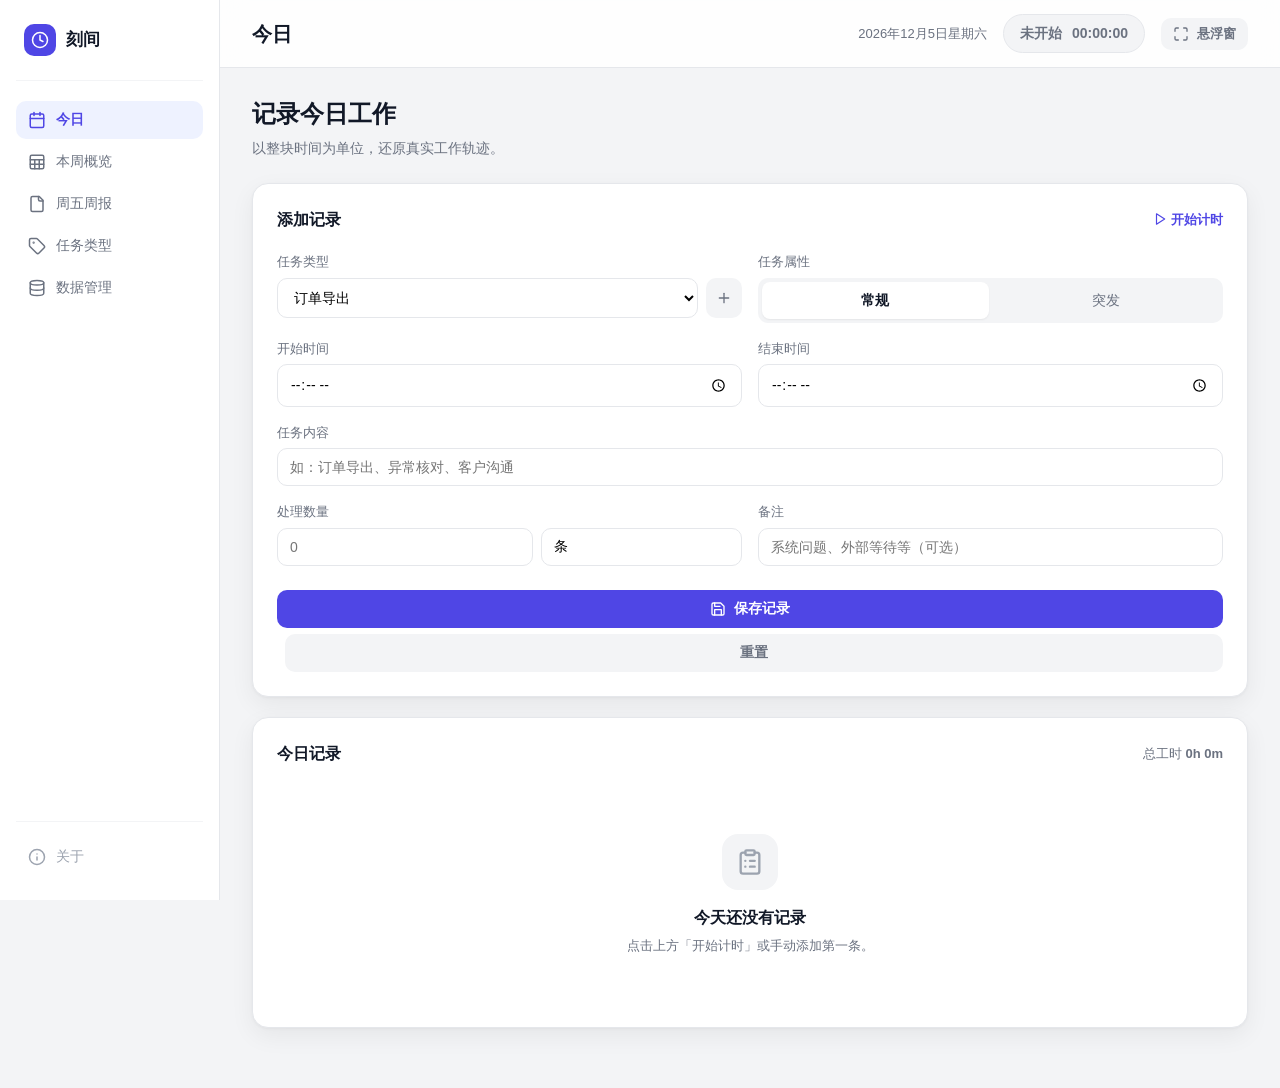
<file: docs/index.html>
<!DOCTYPE html>
<html lang="zh-CN">
<head>
  <meta charset="UTF-8">
  <meta name="viewport" content="width=device-width, initial-scale=1.0">
  <meta http-equiv="Cache-Control" content="no-cache, no-store, must-revalidate">
  <meta http-equiv="Pragma" content="no-cache">
  <meta http-equiv="Expires" content="0">
  <title>刻间计时器</title>
  <link rel="stylesheet" href="styles.css?v=2">
</head>
<body>
<div class="app" id="app">
  <aside class="sidebar" id="mainSidebar">
    <div class="brand">
      <span class="brand-icon"><svg xmlns="http://www.w3.org/2000/svg" width="18" height="18" viewBox="0 0 24 24" fill="none" stroke="currentColor" stroke-width="2" stroke-linecap="round" stroke-linejoin="round"><circle cx="12" cy="12" r="10"/><polyline points="12 6 12 12 16 14"/></svg></span>
      <span>刻间</span>
    </div>
    <nav class="nav">
      <button class="nav-item active" data-page="today"><svg xmlns="http://www.w3.org/2000/svg" width="18" height="18" viewBox="0 0 24 24" fill="none" stroke="currentColor" stroke-width="2" stroke-linecap="round" stroke-linejoin="round" class="lucide"><rect width="18" height="18" x="3" y="4" rx="2" ry="2"/><line x1="16" x2="16" y1="2" y2="6"/><line x1="8" x2="8" y1="2" y2="6"/><line x1="3" x2="21" y1="10" y2="10"/></svg>今日</button>
      <button class="nav-item" data-page="week"><svg xmlns="http://www.w3.org/2000/svg" width="18" height="18" viewBox="0 0 24 24" fill="none" stroke="currentColor" stroke-width="2" stroke-linecap="round" stroke-linejoin="round" class="lucide"><rect width="18" height="18" x="3" y="3" rx="2" ry="2"/><line x1="3" x2="21" y1="9" y2="9"/><line x1="3" x2="21" y1="15" y2="15"/><line x1="9" x2="9" y1="9" y2="21"/><line x1="15" x2="15" y1="9" y2="21"/></svg>本周概览</button>
      <button class="nav-item" data-page="report"><svg xmlns="http://www.w3.org/2000/svg" width="18" height="18" viewBox="0 0 24 24" fill="none" stroke="currentColor" stroke-width="2" stroke-linecap="round" stroke-linejoin="round" class="lucide"><path d="M15 2H6a2 2 0 0 0-2 2v16a2 2 0 0 0 2 2h12a2 2 0 0 0 2-2V7Z"/><path d="M14 2v4a2 2 0 0 0 2 2h4"/></svg>周五周报</button>
      <button class="nav-item" data-page="types"><svg xmlns="http://www.w3.org/2000/svg" width="18" height="18" viewBox="0 0 24 24" fill="none" stroke="currentColor" stroke-width="2" stroke-linecap="round" stroke-linejoin="round" class="lucide"><path d="M12.586 2.586A2 2 0 0 0 11.172 2H4a2 2 0 0 0-2 2v7.172a2 2 0 0 0 .586 1.414l8.704 8.704a2.426 2.426 0 0 0 3.42 0l6.58-6.58a2.426 2.426 0 0 0 0-3.42z"/><circle cx="7.5" cy="7.5" r=".5" fill="currentColor"/></svg>任务类型</button>
      <button class="nav-item" data-page="data"><svg xmlns="http://www.w3.org/2000/svg" width="18" height="18" viewBox="0 0 24 24" fill="none" stroke="currentColor" stroke-width="2" stroke-linecap="round" stroke-linejoin="round" class="lucide"><ellipse cx="12" cy="5" rx="9" ry="3"/><path d="M3 5V19A9 3 0 0 0 21 19V5"/><path d="M3 12A9 3 0 0 0 21 12"/></svg>数据管理</button>
    </nav>
    <div style="margin-top:auto;padding-top:16px;border-top:1px solid var(--border-light);">
      <button class="nav-item" data-page="about" style="color:var(--text-tertiary);"><svg xmlns="http://www.w3.org/2000/svg" width="18" height="18" viewBox="0 0 24 24" fill="none" stroke="currentColor" stroke-width="2" stroke-linecap="round" stroke-linejoin="round" class="lucide"><circle cx="12" cy="12" r="10"/><path d="M12 16v-4"/><path d="M12 8h.01"/></svg>关于</button>
    </div>
  </aside>

  <main class="main" id="mainContent">
    <header class="topbar">
      <div class="topbar-left" id="pageTitle">今日</div>
      <div class="topbar-right">
        <div id="dateDisplay">--</div>
        <div class="active-timer idle" id="activeTimer">
          <span id="activeTask">未开始</span>
          <span class="time" id="activeTime">00:00:00</span>
        </div>
        <button class="btn btn-secondary btn-sm" id="openFloatBtn"><svg xmlns="http://www.w3.org/2000/svg" width="14" height="14" viewBox="0 0 24 24" fill="none" stroke="currentColor" stroke-width="2" stroke-linecap="round" stroke-linejoin="round"><path d="M8 3H5a2 2 0 0 0-2 2v3"/><path d="M21 8V5a2 2 0 0 0-2-2h-3"/><path d="M3 16v3a2 2 0 0 0 2 2h3"/><path d="M16 21h3a2 2 0 0 0 2-2v-3"/></svg>悬浮窗</button>
      </div>
    </header>

    <div class="content" id="contentArea">
      <section id="page-today">
        <div class="page-title">记录今日工作</div>
        <div class="page-subtitle">以整块时间为单位，还原真实工作轨迹。</div>

        <div class="card">
          <div class="card-header">
            <div class="card-title">添加记录</div>
            <span class="card-action" id="quickStartBtn"><svg xmlns="http://www.w3.org/2000/svg" width="14" height="14" viewBox="0 0 24 24" fill="none" stroke="currentColor" stroke-width="2" stroke-linecap="round" stroke-linejoin="round" style="display:inline;vertical-align:-2px;"><polygon points="6 3 20 12 6 21 6 3"/></svg> 开始计时</span>
          </div>
          <form id="entryForm">
            <input type="hidden" id="entryId">
            <div class="form-grid">
              <div class="form-group">
                <label>任务类型</label>
                <div class="type-select-wrapper">
                  <select id="taskType"></select>
                  <input type="text" id="inlineTypeInput" class="hidden" placeholder="新类型，回车保存">
                  <button type="button" class="btn btn-secondary btn-sm" id="addTypeInlineBtn" title="新增类型"><svg xmlns="http://www.w3.org/2000/svg" width="14" height="14" viewBox="0 0 24 24" fill="none" stroke="currentColor" stroke-width="2" stroke-linecap="round" stroke-linejoin="round"><path d="M5 12h14"/><path d="M12 5v14"/></svg></button>
                </div>
              </div>
              <div class="form-group">
                <label>任务属性</label>
                <div class="nature-toggle">
                  <input type="radio" name="nature" id="nature-routine" value="常规" checked>
                  <label for="nature-routine">常规</label>
                  <input type="radio" name="nature" id="nature-urgent" value="突发">
                  <label for="nature-urgent">突发</label>
                </div>
              </div>
              <div class="form-group">
                <label>开始时间</label>
                <input type="time" id="startTime">
              </div>
              <div class="form-group">
                <label>结束时间</label>
                <input type="time" id="endTime">
              </div>
              <div class="form-group full">
                <label>任务内容</label>
                <input type="text" id="content" placeholder="如：订单导出、异常核对、客户沟通">
              </div>
              <div class="form-group">
                <label>处理数量</label>
                <div class="input-row">
                  <input type="number" id="quantity" placeholder="0" min="0">
                  <input type="text" id="unit" class="small" placeholder="条/单/件" value="条">
                </div>
              </div>
              <div class="form-group">
                <label>备注</label>
                <input type="text" id="note" placeholder="系统问题、外部等待等（可选）">
              </div>
              <div class="form-group full" style="margin-top:8px;">
                <button type="submit" class="btn btn-primary"><svg xmlns="http://www.w3.org/2000/svg" width="16" height="16" viewBox="0 0 24 24" fill="none" stroke="currentColor" stroke-width="2" stroke-linecap="round" stroke-linejoin="round"><path d="M19 21H5a2 2 0 0 1-2-2V5a2 2 0 0 1 2-2h11l5 5v11a2 2 0 0 1-2 2z"/><polyline points="17 21 17 13 7 13 7 21"/><polyline points="7 3 7 8 15 8"/></svg>保存记录</button>
                <button type="button" class="btn btn-secondary" id="resetBtn" style="margin-left:8px;">重置</button>
              </div>
            </div>
          </form>
        </div>

        <div class="card">
          <div class="card-header">
            <div class="card-title">今日记录</div>
            <div style="font-size:13px;color:var(--text-secondary);">总工时 <strong id="totalHours">0h 0m</strong></div>
          </div>
          <div id="todayList"></div>
        </div>
      </section>

      <section id="page-week" class="hidden">
        <div class="page-title">本周概览</div>
        <div class="page-subtitle">周一到周日的任务分布与总工时。</div>
        <div class="week-grid" id="weekGrid"></div>
      </section>

      <section id="page-report" class="hidden">
        <div class="page-title">周五周报</div>
        <div class="page-subtitle">自动生成按时间段 + 任务内容 + 处理数量的统计文本。</div>
        <div class="card">
          <div class="card-header">
            <div class="card-title">本周报告</div>
            <button class="btn btn-secondary btn-sm" id="copyReportBtn"><svg xmlns="http://www.w3.org/2000/svg" width="14" height="14" viewBox="0 0 24 24" fill="none" stroke="currentColor" stroke-width="2" stroke-linecap="round" stroke-linejoin="round"><rect width="14" height="14" x="8" y="8" rx="2" ry="2"/><path d="M4 16c-1.1 0-2-.9-2-2V4a2 2 0 0 1 2-2h10a2 2 0 0 1 2 2"/></svg>复制文本</button>
          </div>
          <div class="report-box" id="reportText">暂无数据</div>
        </div>
      </section>

      <section id="page-types" class="hidden">
        <div class="page-title">任务类型</div>
        <div class="page-subtitle">自定义你常用的任务分类。</div>
        <div class="card">
          <div class="card-header">
            <div class="card-title">已定义类型</div>
          </div>
          <div class="type-list" id="typeList"></div>
          <div class="form-grid" style="grid-template-columns: 1fr auto; align-items: end;">
            <div class="form-group">
              <label>新增类型</label>
              <input type="text" id="newType" placeholder="输入后按回车或点击添加">
            </div>
            <button class="btn btn-primary" id="addTypeBtn" style="height:40px;"><svg xmlns="http://www.w3.org/2000/svg" width="14" height="14" viewBox="0 0 24 24" fill="none" stroke="currentColor" stroke-width="2" stroke-linecap="round" stroke-linejoin="round"><path d="M5 12h14"/><path d="M12 5v14"/></svg>添加</button>
          </div>
        </div>
      </section>

      <section id="page-data" class="hidden">
        <div class="page-title">数据管理</div>
        <div class="page-subtitle">数据保存在本地，可随时导出备份或导入恢复。</div>
        <div class="card">
          <div class="card-title" style="margin-bottom:16px;">备份与恢复</div>
          <div class="flex gap-2">
            <button class="btn btn-secondary" id="exportBtn"><svg xmlns="http://www.w3.org/2000/svg" width="14" height="14" viewBox="0 0 24 24" fill="none" stroke="currentColor" stroke-width="2" stroke-linecap="round" stroke-linejoin="round"><path d="M21 15v4a2 2 0 0 1-2 2H5a2 2 0 0 1-2-2v-4"/><polyline points="7 10 12 15 17 10"/><line x1="12" x2="12" y1="15" y2="3"/></svg>导出 JSON</button>
            <button class="btn btn-secondary" id="importBtn"><svg xmlns="http://www.w3.org/2000/svg" width="14" height="14" viewBox="0 0 24 24" fill="none" stroke="currentColor" stroke-width="2" stroke-linecap="round" stroke-linejoin="round"><path d="M21 15v4a2 2 0 0 1-2 2H5a2 2 0 0 1-2-2v-4"/><polyline points="17 8 12 3 7 8"/><line x1="12" x2="12" y1="3" y2="15"/></svg>导入 JSON</button>
            <button class="btn btn-danger" id="clearBtn"><svg xmlns="http://www.w3.org/2000/svg" width="14" height="14" viewBox="0 0 24 24" fill="none" stroke="currentColor" stroke-width="2" stroke-linecap="round" stroke-linejoin="round"><path d="M3 6h18"/><path d="M19 6v14c0 1-1 2-2 2H7c-1 0-2-1-2-2V6"/><path d="M8 6V4c0-1 1-2 2-2h4c1 0 2 1 2 2v2"/></svg>清空数据</button>
          </div>
          <input type="file" id="importFile" accept=".json" class="hidden">
          <p style="margin-top:16px;font-size:13px;color:var(--text-secondary);">导出文件包含所有历史记录和任务类型配置。</p>
        </div>
      </section>

      <section id="page-about" class="hidden">
        <div class="page-title">关于</div>
        <div class="page-subtitle">工作卡点计时器 · Tauri 桌面版</div>
        <div class="card" style="font-size:14px;color:var(--text-secondary);line-height:1.8;">
          <p>用于记录每日任务处理时间，每周五下班前生成统计报告。</p>
          <p style="margin-top:12px;">数据保存在本地应用数据目录。</p>
        </div>
      </section>
    </div>
  </main>
</div>

<div class="float-app hidden" id="floatApp">
  <div class="float-header">
    <span class="float-title">Timer</span>
    <div class="float-controls">
      <button class="icon-btn" id="floatPinBtn" title="固定在桌面"><svg xmlns="http://www.w3.org/2000/svg" width="14" height="14" viewBox="0 0 24 24" fill="none" stroke="currentColor" stroke-width="2" stroke-linecap="round" stroke-linejoin="round"><line x1="12" x2="12" y1="17" y2="22"/><path d="M5 17h14v-1.76a2 2 0 0 0-1.11-1.79l-1.78-.9A2 2 0 0 1 15 10.76V6h1a2 2 0 0 0 0-4H8a2 2 0 0 0 0 4h1v4.76a2 2 0 0 1-1.11 1.79l-1.78.9A2 2 0 0 0 5 15.24Z"/></svg></button>
      <button class="icon-btn" id="floatSettingBtn" title="设置"><svg xmlns="http://www.w3.org/2000/svg" width="14" height="14" viewBox="0 0 24 24" fill="none" stroke="currentColor" stroke-width="2" stroke-linecap="round" stroke-linejoin="round"><path d="M12.22 2h-.44a2 2 0 0 0-2 2v.18a2 2 0 0 1-1 1.73l-.43.25a2 2 0 0 1-2 0l-.15-.08a2 2 0 0 0-2.73.73l-.22.38a2 2 0 0 0 .73 2.73l.15.1a2 2 0 0 1 1 1.72v.51a2 2 0 0 1-1 1.74l-.15.09a2 2 0 0 0-.73 2.73l.22.38a2 2 0 0 0 2.73.73l.15-.08a2 2 0 0 1 2 0l.43.25a2 2 0 0 1 1 1.73V20a2 2 0 0 0 2 2h.44a2 2 0 0 0 2-2v-.18a2 2 0 0 1 1-1.73l.43-.25a2 2 0 0 1 2 0l.15.08a2 2 0 0 0 2.73-.73l.22-.39a2 2 0 0 0-.73-2.73l-.15-.08a2 2 0 0 1-1-1.74v-.47a2 2 0 0 1 1-1.74l.15-.09a2 2 0 0 0 .73-2.73l-.22-.38a2 2 0 0 0-2.73-.73l-.15.08a2 2 0 0 1-2 0l-.43-.25a2 2 0 0 1-1-1.73V4a2 2 0 0 0-2-2z"/><circle cx="12" cy="12" r="3"/></svg></button>
      <button class="icon-btn" id="floatCloseBtn" title="关闭"><svg xmlns="http://www.w3.org/2000/svg" width="14" height="14" viewBox="0 0 24 24" fill="none" stroke="currentColor" stroke-width="2" stroke-linecap="round" stroke-linejoin="round"><path d="M18 6 6 18"/><path d="m6 6 12 12"/></svg></button>
    </div>
  </div>
  <div class="float-body">
    <div>
      <div class="float-task" id="floatingTask">未开始</div>
      <div class="float-type" id="floatingType">选择任务后点击开始</div>
    </div>
    <div class="float-time" id="floatingTime">00:00:00</div>
  </div>
  <div class="float-actions">
    <button class="btn btn-success" id="floatingStart"><svg xmlns="http://www.w3.org/2000/svg" width="14" height="14" viewBox="0 0 24 24" fill="none" stroke="currentColor" stroke-width="2" stroke-linecap="round" stroke-linejoin="round"><polygon points="6 3 20 12 6 21 6 3"/></svg><span id="floatingStartText">开始</span></button>
    <button class="btn btn-warning" id="floatingPause" disabled><svg xmlns="http://www.w3.org/2000/svg" width="14" height="14" viewBox="0 0 24 24" fill="none" stroke="currentColor" stroke-width="2" stroke-linecap="round" stroke-linejoin="round"><rect x="6" y="4" width="4" height="16" rx="1"/><rect x="14" y="4" width="4" height="16" rx="1"/></svg>暂停</button>
    <button class="btn btn-secondary" id="floatingStop" disabled><svg xmlns="http://www.w3.org/2000/svg" width="14" height="14" viewBox="0 0 24 24" fill="none" stroke="currentColor" stroke-width="2" stroke-linecap="round" stroke-linejoin="round"><rect width="14" height="14" x="5" y="5" rx="2"/></svg>结束</button>
  </div>
  <div class="float-extras">
    <div class="float-extra-row">
      <label>透明度</label>
      <input type="range" id="opacitySlider" min="30" max="100" value="96">
      <span id="opacityValue">96%</span>
    </div>
    <div class="float-extra-row">
      <label for="edgeDockToggleMain">贴边隐藏</label>
      <input type="checkbox" id="edgeDockToggleMain">
    </div>
  </div>
</div>


<script type="module" src="app.js?v=2"></script>
</body>
</html>
</file>
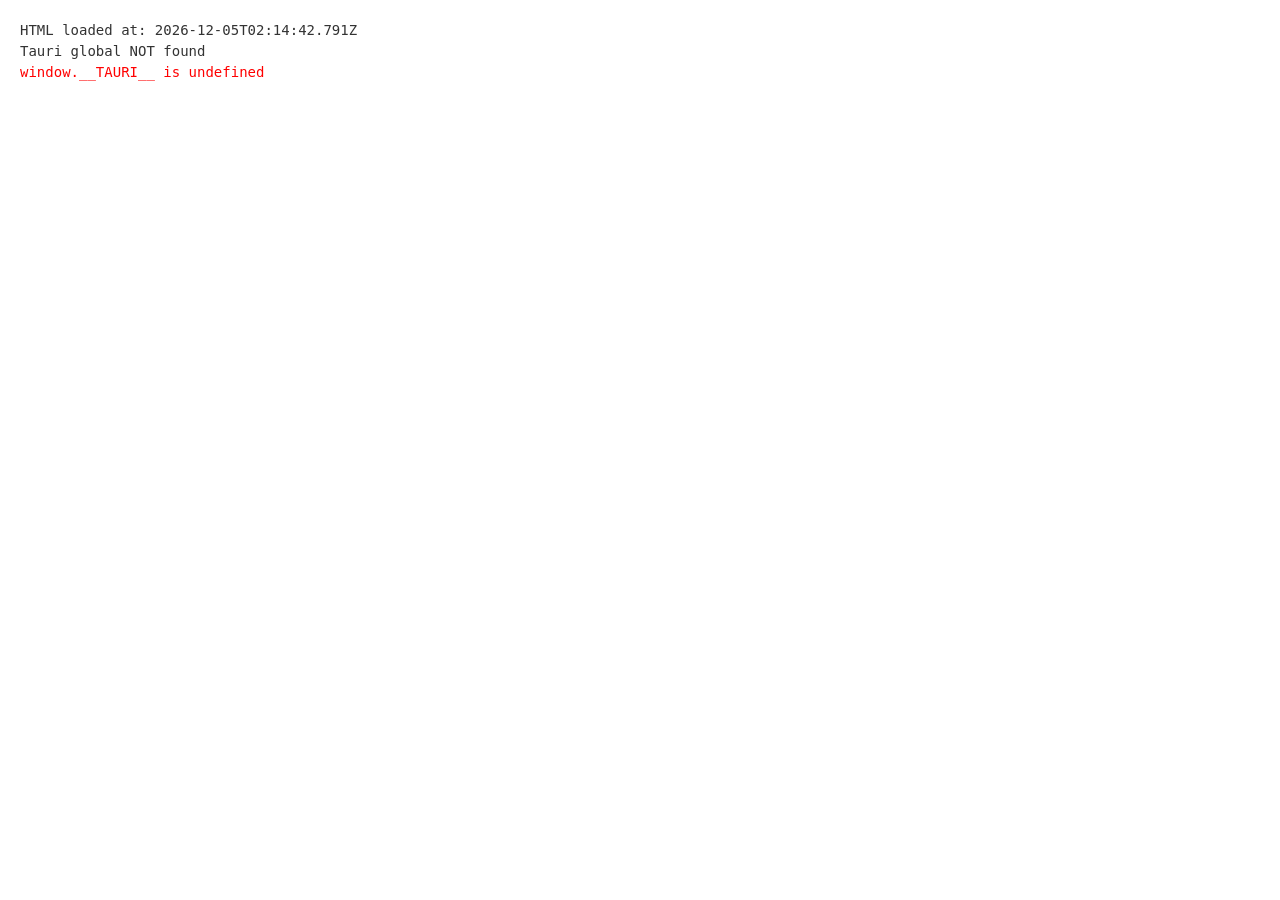
<file: src/static/index.html>
<!DOCTYPE html>
<html lang="zh-CN">
<head>
  <meta charset="UTF-8">
  <meta name="viewport" content="width=device-width, initial-scale=1.0">
  <title>刻间计时器</title>
  <link rel="stylesheet" href="styles.css">
</head>
<body>
<div class="app" id="app">
  <aside class="sidebar" id="mainSidebar">
    <div class="brand">
      <span class="brand-icon"><svg xmlns="http://www.w3.org/2000/svg" width="18" height="18" viewBox="0 0 24 24" fill="none" stroke="currentColor" stroke-width="2" stroke-linecap="round" stroke-linejoin="round"><circle cx="12" cy="12" r="10"/><polyline points="12 6 12 12 16 14"/></svg></span>
      <span>刻间</span>
    </div>
    <nav class="nav">
      <button class="nav-item active" data-page="today"><svg xmlns="http://www.w3.org/2000/svg" width="18" height="18" viewBox="0 0 24 24" fill="none" stroke="currentColor" stroke-width="2" stroke-linecap="round" stroke-linejoin="round" class="lucide"><rect width="18" height="18" x="3" y="4" rx="2" ry="2"/><line x1="16" x2="16" y1="2" y2="6"/><line x1="8" x2="8" y1="2" y2="6"/><line x1="3" x2="21" y1="10" y2="10"/></svg>今日</button>
      <button class="nav-item" data-page="week"><svg xmlns="http://www.w3.org/2000/svg" width="18" height="18" viewBox="0 0 24 24" fill="none" stroke="currentColor" stroke-width="2" stroke-linecap="round" stroke-linejoin="round" class="lucide"><rect width="18" height="18" x="3" y="3" rx="2" ry="2"/><line x1="3" x2="21" y1="9" y2="9"/><line x1="3" x2="21" y1="15" y2="15"/><line x1="9" x2="9" y1="9" y2="21"/><line x1="15" x2="15" y1="9" y2="21"/></svg>本周概览</button>
      <button class="nav-item" data-page="report"><svg xmlns="http://www.w3.org/2000/svg" width="18" height="18" viewBox="0 0 24 24" fill="none" stroke="currentColor" stroke-width="2" stroke-linecap="round" stroke-linejoin="round" class="lucide"><path d="M15 2H6a2 2 0 0 0-2 2v16a2 2 0 0 0 2 2h12a2 2 0 0 0 2-2V7Z"/><path d="M14 2v4a2 2 0 0 0 2 2h4"/></svg>周五周报</button>
      <button class="nav-item" data-page="types"><svg xmlns="http://www.w3.org/2000/svg" width="18" height="18" viewBox="0 0 24 24" fill="none" stroke="currentColor" stroke-width="2" stroke-linecap="round" stroke-linejoin="round" class="lucide"><path d="M12.586 2.586A2 2 0 0 0 11.172 2H4a2 2 0 0 0-2 2v7.172a2 2 0 0 0 .586 1.414l8.704 8.704a2.426 2.426 0 0 0 3.42 0l6.58-6.58a2.426 2.426 0 0 0 0-3.42z"/><circle cx="7.5" cy="7.5" r=".5" fill="currentColor"/></svg>任务类型</button>
      <button class="nav-item" data-page="data"><svg xmlns="http://www.w3.org/2000/svg" width="18" height="18" viewBox="0 0 24 24" fill="none" stroke="currentColor" stroke-width="2" stroke-linecap="round" stroke-linejoin="round" class="lucide"><ellipse cx="12" cy="5" rx="9" ry="3"/><path d="M3 5V19A9 3 0 0 0 21 19V5"/><path d="M3 12A9 3 0 0 0 21 12"/></svg>数据管理</button>
    </nav>
    <div style="margin-top:auto;padding-top:16px;border-top:1px solid var(--border-light);">
      <button class="nav-item" data-page="about" style="color:var(--text-tertiary);"><svg xmlns="http://www.w3.org/2000/svg" width="18" height="18" viewBox="0 0 24 24" fill="none" stroke="currentColor" stroke-width="2" stroke-linecap="round" stroke-linejoin="round" class="lucide"><circle cx="12" cy="12" r="10"/><path d="M12 16v-4"/><path d="M12 8h.01"/></svg>关于</button>
    </div>
  </aside>

  <main class="main" id="mainContent">
    <header class="topbar">
      <div class="topbar-left" id="pageTitle">今日</div>
      <div class="topbar-right">
        <div id="dateDisplay">--</div>
        <div class="active-timer idle" id="activeTimer">
          <span id="activeTask">未开始</span>
          <span class="time" id="activeTime">00:00:00</span>
        </div>
        <button class="btn btn-secondary btn-sm" id="openFloatBtn"><svg xmlns="http://www.w3.org/2000/svg" width="14" height="14" viewBox="0 0 24 24" fill="none" stroke="currentColor" stroke-width="2" stroke-linecap="round" stroke-linejoin="round"><path d="M8 3H5a2 2 0 0 0-2 2v3"/><path d="M21 8V5a2 2 0 0 0-2-2h-3"/><path d="M3 16v3a2 2 0 0 0 2 2h3"/><path d="M16 21h3a2 2 0 0 0 2-2v-3"/></svg>悬浮窗</button>
      </div>
    </header>

    <div class="content" id="contentArea">
      <section id="page-today">
        <div class="page-title">记录今日工作</div>
        <div class="page-subtitle">以整块时间为单位，还原真实工作轨迹。</div>

        <div class="card">
          <div class="card-header">
            <div class="card-title">添加记录</div>
            <span class="card-action" id="quickStartBtn"><svg xmlns="http://www.w3.org/2000/svg" width="14" height="14" viewBox="0 0 24 24" fill="none" stroke="currentColor" stroke-width="2" stroke-linecap="round" stroke-linejoin="round" style="display:inline;vertical-align:-2px;"><polygon points="6 3 20 12 6 21 6 3"/></svg> 开始计时</span>
          </div>
          <form id="entryForm">
            <input type="hidden" id="entryId">
            <div class="form-grid">
              <div class="form-group">
                <label>任务类型</label>
                <div class="type-select-wrapper">
                  <select id="taskType"></select>
                  <input type="text" id="inlineTypeInput" class="hidden" placeholder="新类型，回车保存">
                  <button type="button" class="btn btn-secondary btn-sm" id="addTypeInlineBtn" title="新增类型"><svg xmlns="http://www.w3.org/2000/svg" width="14" height="14" viewBox="0 0 24 24" fill="none" stroke="currentColor" stroke-width="2" stroke-linecap="round" stroke-linejoin="round"><path d="M5 12h14"/><path d="M12 5v14"/></svg></button>
                </div>
              </div>
              <div class="form-group">
                <label>任务属性</label>
                <div class="nature-toggle">
                  <input type="radio" name="nature" id="nature-routine" value="常规" checked>
                  <label for="nature-routine">常规</label>
                  <input type="radio" name="nature" id="nature-urgent" value="突发">
                  <label for="nature-urgent">突发</label>
                </div>
              </div>
              <div class="form-group">
                <label>开始时间</label>
                <input type="time" id="startTime">
              </div>
              <div class="form-group">
                <label>结束时间</label>
                <input type="time" id="endTime">
              </div>
              <div class="form-group full">
                <label>任务内容</label>
                <input type="text" id="content" placeholder="如：订单导出、异常核对、客户沟通">
              </div>
              <div class="form-group">
                <label>处理数量</label>
                <div class="input-row">
                  <input type="number" id="quantity" placeholder="0" min="0">
                  <input type="text" id="unit" class="small" placeholder="条/单/件" value="条">
                </div>
              </div>
              <div class="form-group">
                <label>备注</label>
                <input type="text" id="note" placeholder="系统问题、外部等待等（可选）">
              </div>
              <div class="form-group full" style="margin-top:8px;">
                <button type="submit" class="btn btn-primary"><svg xmlns="http://www.w3.org/2000/svg" width="16" height="16" viewBox="0 0 24 24" fill="none" stroke="currentColor" stroke-width="2" stroke-linecap="round" stroke-linejoin="round"><path d="M19 21H5a2 2 0 0 1-2-2V5a2 2 0 0 1 2-2h11l5 5v11a2 2 0 0 1-2 2z"/><polyline points="17 21 17 13 7 13 7 21"/><polyline points="7 3 7 8 15 8"/></svg>保存记录</button>
                <button type="button" class="btn btn-secondary" id="resetBtn" style="margin-left:8px;">重置</button>
              </div>
            </div>
          </form>
        </div>

        <div class="card">
          <div class="card-header">
            <div class="card-title">今日记录</div>
            <div style="font-size:13px;color:var(--text-secondary);">总工时 <strong id="totalHours">0h 0m</strong></div>
          </div>
          <div id="todayList"></div>
        </div>
      </section>

      <section id="page-week" class="hidden">
        <div class="page-title">本周概览</div>
        <div class="page-subtitle">周一到周日的任务分布与总工时。</div>
        <div class="week-grid" id="weekGrid"></div>
      </section>

      <section id="page-report" class="hidden">
        <div class="page-title">周五周报</div>
        <div class="page-subtitle">自动生成按时间段 + 任务内容 + 处理数量的统计文本。</div>
        <div class="card">
          <div class="card-header">
            <div class="card-title">本周报告</div>
            <button class="btn btn-secondary btn-sm" id="copyReportBtn"><svg xmlns="http://www.w3.org/2000/svg" width="14" height="14" viewBox="0 0 24 24" fill="none" stroke="currentColor" stroke-width="2" stroke-linecap="round" stroke-linejoin="round"><rect width="14" height="14" x="8" y="8" rx="2" ry="2"/><path d="M4 16c-1.1 0-2-.9-2-2V4a2 2 0 0 1 2-2h10a2 2 0 0 1 2 2"/></svg>复制文本</button>
          </div>
          <div class="report-box" id="reportText">暂无数据</div>
        </div>
      </section>

      <section id="page-types" class="hidden">
        <div class="page-title">任务类型</div>
        <div class="page-subtitle">自定义你常用的任务分类。</div>
        <div class="card">
          <div class="card-header">
            <div class="card-title">已定义类型</div>
          </div>
          <div class="type-list" id="typeList"></div>
          <div class="form-grid" style="grid-template-columns: 1fr auto; align-items: end;">
            <div class="form-group">
              <label>新增类型</label>
              <input type="text" id="newType" placeholder="输入后按回车或点击添加">
            </div>
            <button class="btn btn-primary" id="addTypeBtn" style="height:40px;"><svg xmlns="http://www.w3.org/2000/svg" width="14" height="14" viewBox="0 0 24 24" fill="none" stroke="currentColor" stroke-width="2" stroke-linecap="round" stroke-linejoin="round"><path d="M5 12h14"/><path d="M12 5v14"/></svg>添加</button>
          </div>
        </div>
      </section>

      <section id="page-data" class="hidden">
        <div class="page-title">数据管理</div>
        <div class="page-subtitle">数据保存在本地，可随时导出备份或导入恢复。</div>
        <div class="card">
          <div class="card-title" style="margin-bottom:16px;">备份与恢复</div>
          <div class="flex gap-2">
            <button class="btn btn-secondary" id="exportBtn"><svg xmlns="http://www.w3.org/2000/svg" width="14" height="14" viewBox="0 0 24 24" fill="none" stroke="currentColor" stroke-width="2" stroke-linecap="round" stroke-linejoin="round"><path d="M21 15v4a2 2 0 0 1-2 2H5a2 2 0 0 1-2-2v-4"/><polyline points="7 10 12 15 17 10"/><line x1="12" x2="12" y1="15" y2="3"/></svg>导出 JSON</button>
            <button class="btn btn-secondary" id="importBtn"><svg xmlns="http://www.w3.org/2000/svg" width="14" height="14" viewBox="0 0 24 24" fill="none" stroke="currentColor" stroke-width="2" stroke-linecap="round" stroke-linejoin="round"><path d="M21 15v4a2 2 0 0 1-2 2H5a2 2 0 0 1-2-2v-4"/><polyline points="17 8 12 3 7 8"/><line x1="12" x2="12" y1="3" y2="15"/></svg>导入 JSON</button>
            <button class="btn btn-danger" id="clearBtn"><svg xmlns="http://www.w3.org/2000/svg" width="14" height="14" viewBox="0 0 24 24" fill="none" stroke="currentColor" stroke-width="2" stroke-linecap="round" stroke-linejoin="round"><path d="M3 6h18"/><path d="M19 6v14c0 1-1 2-2 2H7c-1 0-2-1-2-2V6"/><path d="M8 6V4c0-1 1-2 2-2h4c1 0 2 1 2 2v2"/></svg>清空数据</button>
          </div>
          <input type="file" id="importFile" accept=".json" class="hidden">
          <p style="margin-top:16px;font-size:13px;color:var(--text-secondary);">导出文件包含所有历史记录和任务类型配置。</p>
        </div>
      </section>

      <section id="page-about" class="hidden">
        <div class="page-title">关于</div>
        <div class="page-subtitle">工作卡点计时器 · Tauri 桌面版</div>
        <div class="card" style="font-size:14px;color:var(--text-secondary);line-height:1.8;">
          <p>用于记录每日任务处理时间，每周五下班前生成统计报告。</p>
          <p style="margin-top:12px;">数据保存在本地应用数据目录。</p>
        </div>
      </section>
    </div>
  </main>
</div>

<div class="float-app hidden" id="floatApp">
  <div class="float-header">
    <span class="float-title">Timer</span>
    <div class="float-controls">
      <button class="icon-btn" id="floatPinBtn" title="固定在桌面"><svg xmlns="http://www.w3.org/2000/svg" width="14" height="14" viewBox="0 0 24 24" fill="none" stroke="currentColor" stroke-width="2" stroke-linecap="round" stroke-linejoin="round"><line x1="12" x2="12" y1="17" y2="22"/><path d="M5 17h14v-1.76a2 2 0 0 0-1.11-1.79l-1.78-.9A2 2 0 0 1 15 10.76V6h1a2 2 0 0 0 0-4H8a2 2 0 0 0 0 4h1v4.76a2 2 0 0 1-1.11 1.79l-1.78.9A2 2 0 0 0 5 15.24Z"/></svg></button>
      <button class="icon-btn" id="floatSettingBtn" title="设置"><svg xmlns="http://www.w3.org/2000/svg" width="14" height="14" viewBox="0 0 24 24" fill="none" stroke="currentColor" stroke-width="2" stroke-linecap="round" stroke-linejoin="round"><path d="M12.22 2h-.44a2 2 0 0 0-2 2v.18a2 2 0 0 1-1 1.73l-.43.25a2 2 0 0 1-2 0l-.15-.08a2 2 0 0 0-2.73.73l-.22.38a2 2 0 0 0 .73 2.73l.15.1a2 2 0 0 1 1 1.72v.51a2 2 0 0 1-1 1.74l-.15.09a2 2 0 0 0-.73 2.73l.22.38a2 2 0 0 0 2.73.73l.15-.08a2 2 0 0 1 2 0l.43.25a2 2 0 0 1 1 1.73V20a2 2 0 0 0 2 2h.44a2 2 0 0 0 2-2v-.18a2 2 0 0 1 1-1.73l.43-.25a2 2 0 0 1 2 0l.15.08a2 2 0 0 0 2.73-.73l.22-.39a2 2 0 0 0-.73-2.73l-.15-.08a2 2 0 0 1-1-1.74v-.47a2 2 0 0 1 1-1.74l.15-.09a2 2 0 0 0 .73-2.73l-.22-.38a2 2 0 0 0-2.73-.73l-.15.08a2 2 0 0 1-2 0l-.43-.25a2 2 0 0 1-1-1.73V4a2 2 0 0 0-2-2z"/><circle cx="12" cy="12" r="3"/></svg></button>
      <button class="icon-btn" id="floatCloseBtn" title="关闭"><svg xmlns="http://www.w3.org/2000/svg" width="14" height="14" viewBox="0 0 24 24" fill="none" stroke="currentColor" stroke-width="2" stroke-linecap="round" stroke-linejoin="round"><path d="M18 6 6 18"/><path d="m6 6 12 12"/></svg></button>
    </div>
  </div>
  <div class="float-body">
    <div>
      <div class="float-task" id="floatingTask">未开始</div>
      <div class="float-type" id="floatingType">选择任务后点击开始</div>
    </div>
    <div class="float-time" id="floatingTime">00:00:00</div>
  </div>
  <div class="float-actions">
    <button class="btn btn-success" id="floatingStart"><svg xmlns="http://www.w3.org/2000/svg" width="14" height="14" viewBox="0 0 24 24" fill="none" stroke="currentColor" stroke-width="2" stroke-linecap="round" stroke-linejoin="round"><polygon points="6 3 20 12 6 21 6 3"/></svg>开始</button>
    <button class="btn btn-secondary" id="floatingStop" disabled><svg xmlns="http://www.w3.org/2000/svg" width="14" height="14" viewBox="0 0 24 24" fill="none" stroke="currentColor" stroke-width="2" stroke-linecap="round" stroke-linejoin="round"><rect width="14" height="14" x="5" y="5" rx="2"/></svg>结束</button>
  </div>
  <div class="float-extras">
    <div class="float-extra-row">
      <label>透明度</label>
      <input type="range" id="opacitySlider" min="30" max="100" value="96">
      <span id="opacityValue">96%</span>
    </div>
    <div class="float-extra-row">
      <label for="edgeDockToggleMain">贴边隐藏</label>
      <input type="checkbox" id="edgeDockToggleMain">
    </div>
  </div>
</div>

<div id="diag" style="position:fixed;top:0;left:0;width:100%;height:100%;background:#fff;color:#333;padding:20px;font-family:monospace;font-size:14px;z-index:99999;overflow:auto;">
  <div>HTML loaded at: <span id="diag-time"></span></div>
  <div id="diag-tauri">Checking Tauri...</div>
  <div id="diag-invoke"></div>
  <div id="diag-error" style="color:red;white-space:pre-wrap;"></div>
</div>
<script>
  document.getElementById('diag-time').textContent = new Date().toISOString();
  try {
    if (window.__TAURI__) {
      document.getElementById('diag-tauri').textContent = 'Tauri global found. core=' + (window.__TAURI__.core ? 'yes' : 'no');
      if (window.__TAURI__.core && window.__TAURI__.core.invoke) {
        window.__TAURI__.core.invoke('load_data').then(d => {
          document.getElementById('diag-invoke').textContent = 'invoke(load_data) OK. entries=' + (d.entries ? d.entries.length : 'n/a');
          setTimeout(() => { var el = document.getElementById('diag'); if(el) el.style.display='none'; }, 2000);
        }).catch(e => {
          document.getElementById('diag-error').textContent = 'invoke error: ' + (e.message || e);
        });
      } else {
        document.getElementById('diag-error').textContent = 'Tauri core.invoke not available';
      }
    } else {
      document.getElementById('diag-tauri').textContent = 'Tauri global NOT found';
      document.getElementById('diag-error').textContent = 'window.__TAURI__ is undefined';
    }
  } catch(e) {
    document.getElementById('diag-error').textContent = 'Exception: ' + (e && e.stack ? e.stack : e);
  }
</script>

<script type="module" src="app.js"></script>
</body>
</html>
</file>
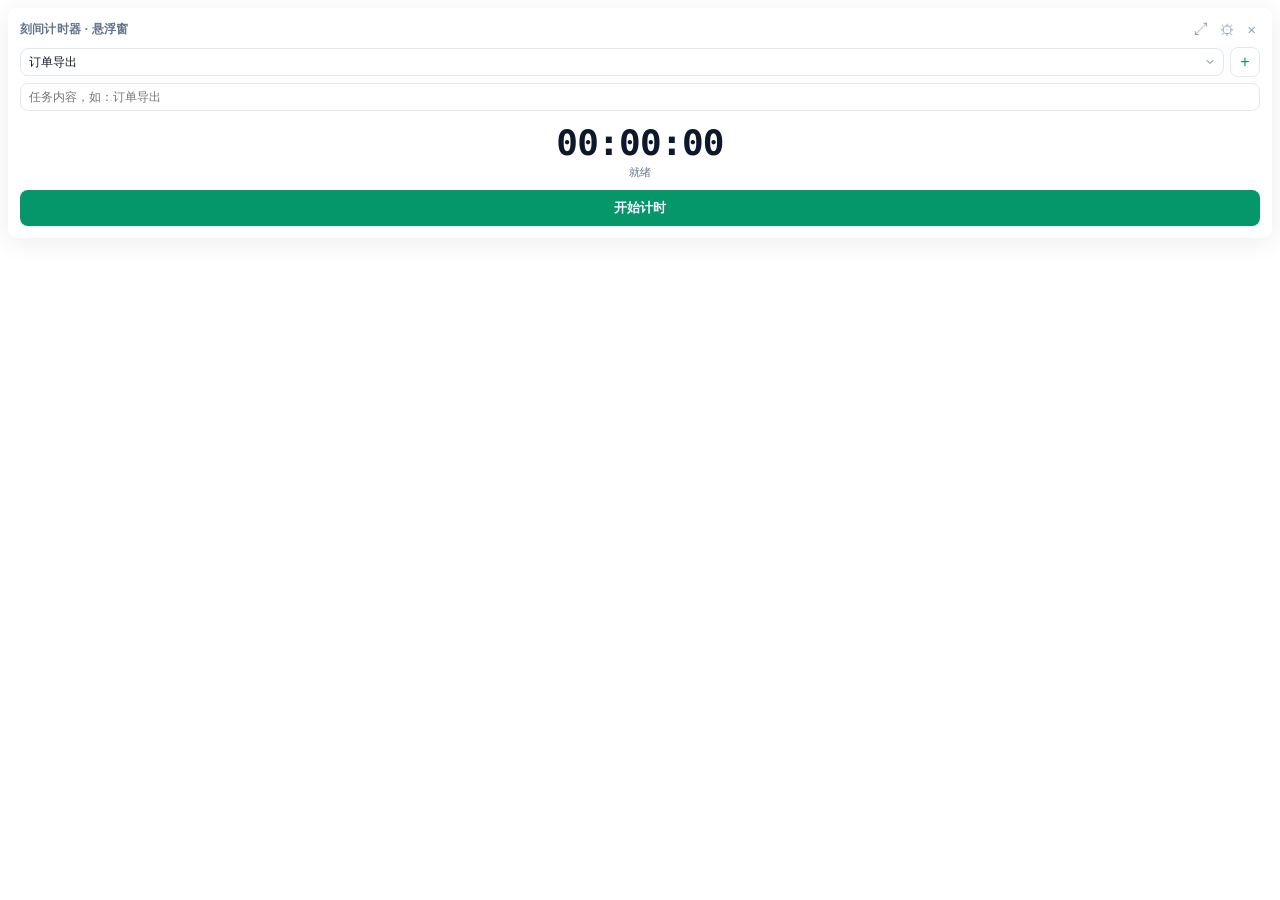
<file: docs/pip.html>
<!DOCTYPE html>
<html lang="zh-CN">
<head>
  <meta charset="UTF-8">
  <meta name="viewport" content="width=device-width, initial-scale=1.0">
  <title>刻间计时器</title>
  <style>
    * { box-sizing: border-box; margin: 0; padding: 0; }
    :root {
      --text: #0f172a;
      --text-secondary: #64748b;
      --border: #e2e8f0;
      --primary: #059669;
      --primary-hover: #047857;
      --warning: #f59e0b;
      --warning-hover: #d97706;
      --danger: #ef4444;
      --danger-hover: #dc2626;
      --info: #3b82f6;
      --info-hover: #2563eb;
      --radius: 10px;
      --shadow: 0 4px 24px rgba(15, 23, 42, 0.08);
    }
    html, body {
      background: transparent !important;
      margin: 0;
    }
    body {
      font-family: -apple-system, BlinkMacSystemFont, "Segoe UI", Roboto, "Helvetica Neue", Arial, sans-serif;
      color: var(--text);
      padding: 8px;
      min-width: 220px;
      user-select: none;
    }
    .pip-app {
      background: rgba(255,255,255,0.85);
      border-radius: var(--radius);
      box-shadow: var(--shadow);
      padding: 12px;
      display: flex;
      flex-direction: column;
      gap: 8px;
      transition: background .15s;
    }
    .pip-app.mini { gap: 6px; padding: 10px; }
    header {
      display: flex;
      align-items: center;
      justify-content: space-between;
    }
    .title {
      font-size: 12px;
      font-weight: 600;
      color: var(--text-secondary);
      letter-spacing: 0.02em;
    }
    .header-actions { display: flex; gap: 4px; align-items: center; }
    .header-btn {
      background: none; border: none; font-size: 15px; color: #94a3b8;
      cursor: pointer; line-height: 1; padding: 2px 4px; border-radius: 4px;
    }
    .header-btn:hover { color: #475569; background: #f1f5f9; }

    .settings {
      display: flex; flex-direction: column; gap: 8px;
      border-bottom: 1px solid var(--border); padding-bottom: 8px;
      animation: slideDown .2s ease-out;
    }
    .pip-app.mini .settings { display: none !important; }
    .setting-row { display: flex; align-items: center; gap: 8px; }
    .setting-row label { font-size: 11px; color: var(--text-secondary); white-space: nowrap; }
    .setting-row input[type="range"] { flex: 1; }
    .setting-row span { font-size: 11px; color: var(--text-secondary); min-width: 34px; text-align: right; }

    .task-section { display: flex; flex-direction: column; gap: 6px; }
    .pip-app.mini .task-section { display: none; }
    .field-row { display: flex; gap: 6px; align-items: center; }
    .field-row > * { flex: 1; }
    .field-row .icon-btn { flex: 0 0 30px; }
    select, input[type="text"], input[type="number"] {
      border: 1px solid var(--border);
      border-radius: 8px;
      padding: 6px 8px;
      font-size: 12px;
      background: #fff;
      color: var(--text);
      outline: none;
      transition: border-color .15s, box-shadow .15s;
    }
    select:focus, input:focus { border-color: var(--primary); box-shadow: 0 0 0 3px rgba(5,150,105,0.08); }
    select { appearance: none; background-image: url("data:image/svg+xml,%3Csvg xmlns='http://www.w3.org/2000/svg' width='12' height='12' viewBox='0 0 24 24' fill='none' stroke='%2364748b' stroke-width='2' stroke-linecap='round' stroke-linejoin='round'%3E%3Cpath d='m6 9 6 6 6-6'/%3E%3C/svg%3E"); background-repeat: no-repeat; background-position: right 7px center; padding-right: 22px; }
    .icon-btn {
      flex: 0 0 30px;
      width: 30px; height: 30px;
      border: 1px solid var(--border);
      background: #fff;
      border-radius: 8px;
      font-size: 16px;
      color: var(--primary);
      cursor: pointer;
      display: flex; align-items: center; justify-content: center;
    }
    .icon-btn:hover { background: #f0fdf4; }
    .new-type-row { display: flex; gap: 6px; }
    .new-type-row input { flex: 1; }
    .new-type-row button {
      border: none; background: var(--primary); color: #fff;
      border-radius: 8px; padding: 0 10px; font-size: 12px; cursor: pointer;
    }
    .new-type-row button:hover { background: var(--primary-hover); }

    .timer-section {
      display: flex; flex-direction: column; align-items: center;
      padding: 4px 0 2px;
    }
    .pip-app.mini .timer-section { padding: 2px 0 0; }
    .time {
      font-size: 36px;
      font-weight: 700;
      font-variant-numeric: tabular-nums;
      font-family: ui-monospace, SFMono-Regular, Menlo, Monaco, Consolas, monospace;
      color: var(--text);
      line-height: 1.1;
      letter-spacing: -0.02em;
    }
    .pip-app.mini .time { font-size: 26px; }
    .time.running { color: var(--primary); }
    .time.paused { color: var(--warning); }
    .status {
      font-size: 11px;
      color: var(--text-secondary);
      margin-top: 2px;
      font-weight: 500;
    }
    .pip-app.mini .status { display: none; }

    .actions { display: flex; flex-direction: column; gap: 6px; }
    .btn {
      border: none;
      border-radius: 8px;
      padding: 9px 0;
      font-size: 13px;
      font-weight: 600;
      cursor: pointer;
      transition: transform .08s, background .15s;
      color: #fff;
    }
    .btn:active { transform: scale(0.98); }
    .btn:disabled { opacity: 0.5; cursor: not-allowed; transform: none; }
    .btn-primary { background: var(--primary); }
    .btn-primary:hover:not(:disabled) { background: var(--primary-hover); }
    .btn-primary.warning { background: var(--warning); }
    .btn-primary.warning:hover:not(:disabled) { background: var(--warning-hover); }
    .btn-primary.info { background: var(--info); }
    .btn-primary.info:hover:not(:disabled) { background: var(--info-hover); }
    .btn-secondary {
      background: #fff;
      color: var(--danger);
      border: 1px solid #fecaca;
    }
    .btn-secondary:hover:not(:disabled) { background: #fef2f2; }
    .btn-ghost {
      background: transparent;
      color: var(--text-secondary);
      font-size: 12px;
      padding: 5px 0;
      font-weight: 500;
    }
    .btn-ghost:hover:not(:disabled) { color: var(--text); }

    .details {
      display: flex;
      flex-direction: column;
      gap: 8px;
      border-top: 1px solid var(--border);
      padding-top: 8px;
      animation: slideDown .2s ease-out;
    }
    .pip-app.mini .details { display: none; }
    .details .field-row { align-items: center; }
    .details label {
      font-size: 11px;
      color: var(--text-secondary);
      font-weight: 500;
      white-space: nowrap;
    }
    .details input[type="number"] { flex: 0 0 56px; }
    .details select { flex: 1; }
    .nature-row {
      display: flex;
      gap: 12px;
      padding: 2px 0;
    }
    .nature-row label {
      display: flex;
      align-items: center;
      gap: 5px;
      font-size: 12px;
      color: var(--text);
      cursor: pointer;
    }
    .nature-row input { accent-color: var(--primary); }

    .hidden { display: none !important; }
    @keyframes slideDown {
      from { opacity: 0; transform: translateY(-6px); }
      to { opacity: 1; transform: translateY(0); }
    }
  </style>
</head>
<body>
  <div class="pip-app" id="pipApp">
    <header>
      <span class="title">刻间计时器 · 悬浮窗</span>
      <div class="header-actions">
        <button class="header-btn" id="pipMiniBtn" title="收起/展开">⤢</button>
        <button class="header-btn" id="pipSettingsBtn" title="设置">⚙</button>
        <button class="header-btn" id="pipClose" title="关闭">×</button>
      </div>
    </header>

    <section class="settings hidden" id="pipSettings">
      <div class="setting-row">
        <label>背景透明</label>
        <input type="range" id="pipOpacity" min="30" max="100" value="85">
        <span id="pipOpacityValue">85%</span>
      </div>
    </section>

    <section class="task-section" id="pipTaskSection">
      <div class="field-row">
        <select id="pipTypeSelect"></select>
        <button class="icon-btn" id="pipAddTypeBtn" title="新增类型">+</button>
      </div>
      <div class="new-type-row hidden" id="pipNewTypeRow">
        <input id="pipNewType" placeholder="输入新类型" />
        <button id="pipConfirmType">添加</button>
      </div>
      <input id="pipContent" type="text" placeholder="任务内容，如：订单导出" />
    </section>

    <section class="timer-section">
      <div class="time" id="pipTime">00:00:00</div>
      <div class="status" id="pipStatus">就绪</div>
    </section>

    <section class="actions" id="pipActions">
      <button class="btn btn-primary" id="pipPrimary">开始计时</button>
      <button class="btn btn-secondary hidden" id="pipSecondary">结束</button>
      <button class="btn btn-ghost hidden" id="pipReset">取消</button>
    </section>

    <section class="details hidden" id="pipDetails">
      <div class="field-row">
        <label>数量</label>
        <input id="pipQuantity" type="number" min="0" placeholder="0" />
        <select id="pipUnit">
          <option value="条">条</option>
          <option value="项">项</option>
          <option value="单">单</option>
          <option value="封">封</option>
          <option value="个">个</option>
          <option value="次">次</option>
        </select>
      </div>
      <div class="nature-row">
        <label><input type="radio" name="pipNature" value="常规" checked> 常规</label>
        <label><input type="radio" name="pipNature" value="突发"> 突发</label>
      </div>
      <input id="pipNote" type="text" placeholder="备注：系统问题、外部等待等" />
    </section>
  </div>

  <script>
    const STORAGE_KEY = 'kejian-timer-data';
    const TIMER_STATE_KEY = 'kejian-timer-timer-state';
    const FLOAT_TASK_KEY = 'kejian-timer-float-task';
    const PIP_OPACITY_KEY = 'kejian-timer-pip-opacity';
    const defaultData = { entries: [], types: ['订单导出','邮件回复','制单发货','评论回复','文档整理'], settings: { edgeDock: false } };

    function getLS(k) { try { const v = localStorage.getItem(k); return v ? JSON.parse(v) : null; } catch { return null; } }
    function setLS(k, v) { try { localStorage.setItem(k, JSON.stringify(v)); } catch {} }
    function loadData() { return getLS(STORAGE_KEY) || JSON.parse(JSON.stringify(defaultData)); }
    function saveData(data) { setLS(STORAGE_KEY, data); broadcast('data-updated'); }
    function getTimerState() { return getLS(TIMER_STATE_KEY); }
    function setTimerState(state) { setLS(TIMER_STATE_KEY, state); broadcast('timer-state-updated'); }
    function getFloatTask() { return getLS(FLOAT_TASK_KEY) || { taskType: '', content: '' }; }
    function setFloatTask(task) { setLS(FLOAT_TASK_KEY, task); }
    function broadcast(type) { try { const bc = new BroadcastChannel('kejian-timer'); bc.postMessage({ type }); bc.close(); } catch {} }
    function formatClock(sec) {
      const h = Math.floor(sec/3600), m = Math.floor((sec%3600)/60), s = sec%60;
      return [h,m,s].map(x => String(x).padStart(2,'0')).join(':');
    }
    function uid() { return Date.now().toString(36) + Math.random().toString(36).slice(2,8); }

    let appData = loadData();
    let floatTask = getFloatTask();
    let isMini = false;

    const els = {
      app: document.getElementById('pipApp'),
      typeSelect: document.getElementById('pipTypeSelect'),
      addTypeBtn: document.getElementById('pipAddTypeBtn'),
      newTypeRow: document.getElementById('pipNewTypeRow'),
      newType: document.getElementById('pipNewType'),
      confirmType: document.getElementById('pipConfirmType'),
      content: document.getElementById('pipContent'),
      time: document.getElementById('pipTime'),
      status: document.getElementById('pipStatus'),
      primary: document.getElementById('pipPrimary'),
      secondary: document.getElementById('pipSecondary'),
      reset: document.getElementById('pipReset'),
      details: document.getElementById('pipDetails'),
      quantity: document.getElementById('pipQuantity'),
      unit: document.getElementById('pipUnit'),
      note: document.getElementById('pipNote'),
      closeBtn: document.getElementById('pipClose'),
      settingsBtn: document.getElementById('pipSettingsBtn'),
      settings: document.getElementById('pipSettings'),
      opacity: document.getElementById('pipOpacity'),
      opacityValue: document.getElementById('pipOpacityValue'),
      miniBtn: document.getElementById('pipMiniBtn')
    };

    function renderTypes() {
      const current = els.typeSelect.value;
      els.typeSelect.innerHTML = '';
      appData.types.forEach(t => {
        const opt = document.createElement('option'); opt.value = t; opt.textContent = t; els.typeSelect.appendChild(opt);
      });
      const addOpt = document.createElement('option'); addOpt.value = '__add_new__'; addOpt.textContent = '+ 新增类型'; els.typeSelect.appendChild(addOpt);
      const preferred = floatTask.taskType && appData.types.includes(floatTask.taskType) ? floatTask.taskType : appData.types[0];
      els.typeSelect.value = appData.types.includes(current) ? current : preferred;
    }

    function getNature() { return document.querySelector('input[name="pipNature"]:checked')?.value || '常规'; }

    function getMode() {
      const state = getTimerState();
      if (!state) return 'idle';
      if (state.running) return 'running';
      if (state.startTime && state.endTime) return 'stopped';
      if ((state.elapsed || 0) > 0) return 'paused';
      return 'idle';
    }

    function setMode(mode) {
      const running = mode === 'running';
      const paused = mode === 'paused';
      const stopped = mode === 'stopped';

      els.time.classList.toggle('running', running);
      els.time.classList.toggle('paused', paused);

      els.primary.className = 'btn btn-primary';
      els.secondary.classList.remove('hidden');
      els.reset.classList.add('hidden');

      if (mode === 'idle') {
        els.primary.textContent = isMini ? '开始' : '开始计时';
        els.secondary.classList.add('hidden');
        els.status.textContent = '就绪';
      } else if (mode === 'running') {
        els.primary.textContent = isMini ? '暂停' : '暂停';
        els.primary.classList.add('warning');
        els.secondary.textContent = '结束';
        els.status.textContent = '计时中';
      } else if (mode === 'paused') {
        els.primary.textContent = isMini ? '继续' : '继续';
        els.secondary.textContent = '结束';
        els.status.textContent = '已暂停';
      } else if (mode === 'stopped') {
        els.primary.textContent = '保存记录';
        els.primary.classList.add('info');
        els.secondary.classList.add('hidden');
        els.reset.classList.remove('hidden');
        els.status.textContent = '补全信息后保存';
      }

      if (stopped) {
        const wasHidden = els.details.classList.contains('hidden');
        els.details.classList.remove('hidden');
        if (wasHidden && !els.quantity.value) els.quantity.value = '1';
      } else {
        els.details.classList.add('hidden');
      }
    }

    function updateOpacity(value) {
      value = Number(value);
      els.app.style.background = `rgba(255,255,255,${value / 100})`;
      els.opacityValue.textContent = value + '%';
      setLS(PIP_OPACITY_KEY, value);
    }

    function updateMiniUI() {
      els.app.classList.toggle('mini', isMini);
      els.miniBtn.textContent = isMini ? '⤢' : '⤡';
      els.miniBtn.title = isMini ? '展开' : '收起';
      updateDisplay();
    }

    function updateDisplay() {
      const state = getTimerState();
      const session = state && state.running ? Math.floor((Date.now() - state.startAt) / 1000) : 0;
      const sec = (state ? state.elapsed || 0 : 0) + session;
      els.time.textContent = formatClock(sec);

      const mode = getMode();
      setMode(mode);

      if (state && state.taskType && appData.types.includes(state.taskType) && !els.typeSelect.matches(':focus')) {
        els.typeSelect.value = state.taskType;
      }
      if (state && state.content !== undefined && !els.content.matches(':focus')) {
        els.content.value = state.content;
      }
    }

    function syncTaskToState() {
      const state = getTimerState();
      if (!state) return;
      const taskType = els.typeSelect.value;
      const content = els.content.value.trim();
      if (taskType === state.taskType && content === state.content) return;
      setTimerState({ ...state, taskType, content: content || taskType });
      setFloatTask({ taskType, content });
    }

    function startTimer() {
      const state = getTimerState() || {};
      if (state.running) return;
      const now = Date.now();
      const taskType = els.typeSelect.value;
      const content = els.content.value.trim();
      setTimerState({
        running: true,
        startAt: now,
        originalStartAt: state.originalStartAt || now,
        elapsed: state.elapsed || 0,
        taskType,
        content: content || taskType
      });
      setFloatTask({ taskType, content });
      updateDisplay();
    }

    function pauseTimer() {
      const state = getTimerState();
      if (!state || !state.running) return;
      const session = Math.floor((Date.now() - state.startAt) / 1000);
      setTimerState({ ...state, running: false, startAt: null, elapsed: (state.elapsed || 0) + session });
      updateDisplay();
    }

    function resumeTimer() { startTimer(); }

    function stopTimer() {
      const state = getTimerState();
      if (!state) return;
      const running = state.running;
      const session = running ? Math.floor((Date.now() - state.startAt) / 1000) : 0;
      const elapsed = (state.elapsed || 0) + session;
      if (elapsed === 0 && !running) return;
      const endAt = new Date();
      const startAt = new Date(state.originalStartAt || (endAt.getTime() - elapsed * 1000));
      const pad = n => String(n).padStart(2,'0');
      const fmt = d => `${pad(d.getHours())}:${pad(d.getMinutes())}`;
      const taskType = els.typeSelect.value;
      const content = els.content.value.trim() || taskType;
      setTimerState({
        ...state,
        running: false,
        applied: false,
        startAt: null,
        elapsed,
        taskType,
        content,
        startTime: fmt(startAt),
        endTime: fmt(endAt)
      });
      setFloatTask({ taskType, content });
      updateDisplay();
    }

    function resetTimer() {
      setTimerState(null);
      els.content.value = '';
      els.quantity.value = '';
      els.note.value = '';
      updateDisplay();
    }

    function saveEntry() {
      const state = getTimerState();
      if (!state || !state.startTime || !state.endTime) return;
      const data = loadData();
      const quantity = Number(els.quantity.value) || 1;
      const entry = {
        id: uid(),
        date: new Date().toISOString().slice(0,10),
        taskType: state.taskType,
        nature: getNature(),
        content: state.content,
        startTime: state.startTime,
        endTime: state.endTime,
        quantity,
        unit: els.unit.value,
        note: els.note.value.trim(),
        createdAt: new Date().toISOString()
      };
      data.entries.push(entry);
      saveData(data);
      setTimerState(null);
      setFloatTask({ taskType: state.taskType, content: '' });
      els.content.value = '';
      els.quantity.value = '';
      els.note.value = '';
      updateDisplay();
    }

    function addNewType() {
      const v = els.newType.value.trim();
      els.newTypeRow.classList.add('hidden');
      if (!v) return;
      if (!appData.types.includes(v)) {
        appData.types.push(v);
        saveData(appData);
      }
      renderTypes();
      els.typeSelect.value = v;
      syncTaskToState();
      updateDisplay();
    }

    function handlePrimary() {
      const mode = getMode();
      if (mode === 'idle' || mode === 'paused') startTimer();
      else if (mode === 'running') pauseTimer();
      else if (mode === 'stopped') saveEntry();
    }

    renderTypes();
    if (floatTask.content) els.content.value = floatTask.content;

    document.documentElement.style.background = 'transparent';
    document.body.style.background = 'transparent';
    const savedOpacity = getLS(PIP_OPACITY_KEY);
    if (savedOpacity) {
      els.opacity.value = savedOpacity;
      updateOpacity(savedOpacity);
    }

    els.primary.addEventListener('click', handlePrimary);
    els.secondary.addEventListener('click', stopTimer);
    els.reset.addEventListener('click', resetTimer);
    els.addTypeBtn.addEventListener('click', () => { els.newTypeRow.classList.remove('hidden'); els.newType.focus(); });
    els.confirmType.addEventListener('click', addNewType);
    els.newType.addEventListener('keydown', (e) => { if (e.key === 'Enter') addNewType(); });
    els.typeSelect.addEventListener('change', () => {
      if (els.typeSelect.value === '__add_new__') {
        els.newTypeRow.classList.remove('hidden');
        els.newType.focus();
        renderTypes();
      } else {
        syncTaskToState();
      }
    });
    els.content.addEventListener('input', syncTaskToState);
    els.closeBtn.addEventListener('click', () => window.close());
    els.settingsBtn.addEventListener('click', () => els.settings.classList.toggle('hidden'));
    els.opacity.addEventListener('input', (e) => updateOpacity(e.target.value));
    els.miniBtn.addEventListener('click', () => { isMini = !isMini; updateMiniUI(); });

    window.addEventListener('storage', (e) => {
      if (e.key === STORAGE_KEY) appData = loadData();
      if (e.key === FLOAT_TASK_KEY) floatTask = getFloatTask();
      updateDisplay();
    });
    try {
      const bc = new BroadcastChannel('kejian-timer');
      bc.onmessage = () => updateDisplay();
    } catch {}

    setInterval(updateDisplay, 1000);
    updateDisplay();
  </script>
</body>
</html>
</file>
<file: docs/styles.css>
:root {
  --bg: #f3f4f6;
  --surface: #ffffff;
  --text: #111827;
  --text-secondary: #6b7280;
  --text-tertiary: #9ca3af;
  --border: #e5e7eb;
  --border-light: #f3f4f6;
  --primary: #4f46e5;
  --primary-light: #eef2ff;
  --primary-hover: #4338ca;
  --success: #10b981;
  --success-light: #ecfdf5;
  --warning: #f59e0b;
  --warning-light: #fffbeb;
  --danger: #ef4444;
  --danger-light: #fef2f2;
  --radius: 16px;
  --radius-sm: 10px;
  --shadow: 0 1px 3px rgba(0,0,0,0.04), 0 8px 24px rgba(0,0,0,0.06);
  --shadow-float: 0 4px 20px rgba(0,0,0,0.12);
  --sidebar-width: 220px;
  --topbar-height: 68px;
}
* { box-sizing: border-box; }
html, body { height: 100%; }
body {
  margin: 0;
  font-family: -apple-system, BlinkMacSystemFont, "SF Pro Display", "Segoe UI", Roboto, "PingFang SC", "Microsoft YaHei", sans-serif;
  background: var(--bg);
  color: var(--text);
  line-height: 1.5;
  -webkit-font-smoothing: antialiased;
}

.app { display: flex; min-height: 100vh; }
.sidebar {
  width: var(--sidebar-width);
  background: var(--surface);
  border-right: 1px solid var(--border);
  padding: 24px 16px;
  display: flex;
  flex-direction: column;
  position: fixed;
  top: 0; left: 0; bottom: 0;
  z-index: 100;
}
.brand {
  display: flex; align-items: center; gap: 10px;
  font-size: 17px; font-weight: 700;
  padding: 0 8px 24px;
  border-bottom: 1px solid var(--border-light);
}
.brand-icon {
  width: 32px; height: 32px;
  background: var(--primary);
  border-radius: 10px;
  display: inline-flex; align-items: center; justify-content: center;
  color: #fff;
}
.nav { margin-top: 20px; display: flex; flex-direction: column; gap: 4px; flex: 1; }
.nav-item {
  display: flex; align-items: center; gap: 10px;
  padding: 10px 12px;
  border-radius: var(--radius-sm);
  color: var(--text-secondary);
  font-size: 14px;
  cursor: pointer;
  border: none; background: transparent;
  width: 100%;
  transition: all 0.15s ease;
}
.nav-item:hover { background: var(--bg); color: var(--text); }
.nav-item.active { background: var(--primary-light); color: var(--primary); font-weight: 600; }
.nav-item svg { width: 18px; height: 18px; }

.main {
  flex: 1;
  margin-left: var(--sidebar-width);
  display: flex;
  flex-direction: column;
}
.topbar {
  height: var(--topbar-height);
  background: rgba(255,255,255,0.85);
  backdrop-filter: blur(12px);
  border-bottom: 1px solid var(--border);
  display: flex; align-items: center; justify-content: space-between;
  padding: 0 32px;
  position: sticky; top: 0;
  z-index: 90;
}
.topbar-left { font-size: 20px; font-weight: 700; }
.topbar-right { display: flex; align-items: center; gap: 16px; color: var(--text-secondary); font-size: 13px; }
.active-timer {
  display: flex; align-items: center; gap: 10px;
  background: var(--success-light);
  border: 1px solid #d1fae5;
  color: var(--success);
  padding: 8px 16px;
  border-radius: 999px;
  font-weight: 600;
  font-size: 14px;
  cursor: pointer;
}
.active-timer.idle { background: var(--bg); border-color: var(--border); color: var(--text-secondary); }
.active-timer .time { font-variant-numeric: tabular-nums; }

.content {
  flex: 1;
  padding: 28px 32px 40px;
  max-width: 1100px;
}
.page-title { font-size: 24px; font-weight: 700; margin-bottom: 6px; }
.page-subtitle { color: var(--text-secondary); font-size: 14px; margin-bottom: 24px; }

.card {
  background: var(--surface);
  border: 1px solid var(--border);
  border-radius: var(--radius);
  box-shadow: var(--shadow);
  padding: 24px;
  margin-bottom: 20px;
}
.card-header {
  display: flex; align-items: center; justify-content: space-between;
  margin-bottom: 20px;
}
.card-title { font-size: 16px; font-weight: 700; }
.card-action { font-size: 13px; color: var(--primary); cursor: pointer; font-weight: 600; }

.form-grid {
  display: grid;
  grid-template-columns: 1fr 1fr;
  gap: 16px;
}
.form-group { display: flex; flex-direction: column; gap: 6px; }
.form-group.full { grid-column: 1 / -1; }
label { font-size: 13px; font-weight: 500; color: var(--text-secondary); }
input, select, textarea {
  padding: 10px 12px;
  border: 1px solid var(--border);
  border-radius: var(--radius-sm);
  font-size: 14px;
  font-family: inherit;
  background: #fff;
  transition: border-color 0.15s, box-shadow 0.15s;
}
input:focus, select:focus, textarea:focus {
  outline: none;
  border-color: var(--primary);
  box-shadow: 0 0 0 3px var(--primary-light);
}
.input-row { display: flex; gap: 8px; }
.input-row input { flex: 1; }
.input-row input.small { flex: 0 0 80px; }
.type-select-wrapper { display: flex; gap: 8px; }
.type-select-wrapper select { flex: 1; }
.type-select-wrapper input { flex: 1; }
.type-select-wrapper .btn { padding: 0 10px; height: 40px; }
.nature-toggle {
  display: flex;
  background: var(--bg);
  border-radius: var(--radius-sm);
  padding: 4px;
  gap: 4px;
}
.nature-toggle label {
  flex: 1;
  text-align: center;
  padding: 8px;
  border-radius: 8px;
  cursor: pointer;
  font-size: 14px;
  color: var(--text-secondary);
  transition: all 0.15s;
}
.nature-toggle input { display: none; }
.nature-toggle input:checked + label {
  background: #fff;
  color: var(--text);
  font-weight: 600;
  box-shadow: 0 1px 2px rgba(0,0,0,0.06);
}

.btn {
  display: inline-flex; align-items: center; justify-content: center; gap: 8px;
  padding: 10px 18px;
  border-radius: var(--radius-sm);
  border: none;
  font-size: 14px;
  font-weight: 600;
  cursor: pointer;
  transition: all 0.15s;
}
.btn-primary { background: var(--primary); color: #fff; }
.btn-primary:hover { background: var(--primary-hover); }
.btn-success { background: var(--success); color: #fff; }
.btn-success:hover { filter: brightness(0.95); }
.btn-secondary { background: var(--bg); color: var(--text-secondary); }
.btn-secondary:hover { background: var(--border-light); color: var(--text); }
.btn-ghost { background: transparent; color: var(--text-secondary); }
.btn-ghost:hover { background: var(--bg); }
.btn-danger { background: var(--danger-light); color: var(--danger); }
.btn-danger:hover { background: #fee2e2; }
.btn-sm { padding: 7px 12px; font-size: 13px; }
.btn svg { width: 16px; height: 16px; }
.btn:disabled { opacity: 0.5; cursor: not-allowed; }

.entry-list { display: flex; flex-direction: column; gap: 12px; }
.entry {
  display: flex; align-items: center; gap: 16px;
  padding: 16px;
  border: 1px solid var(--border);
  border-radius: var(--radius);
  background: #fff;
  transition: box-shadow 0.15s, transform 0.1s;
}
.entry:hover { box-shadow: var(--shadow); }
.entry-time {
  font-size: 14px;
  color: var(--text-secondary);
  font-variant-numeric: tabular-nums;
  min-width: 95px;
}
.entry-main { flex: 1; }
.entry-title { font-weight: 600; font-size: 15px; margin-bottom: 4px; }
.entry-desc { font-size: 13px; color: var(--text-secondary); }
.entry-tags { display: flex; gap: 8px; margin-top: 8px; }
.tag {
  display: inline-flex; align-items: center; gap: 4px;
  font-size: 12px; font-weight: 600;
  padding: 4px 10px;
  border-radius: 999px;
}
.tag-type { background: var(--primary-light); color: var(--primary); }
.tag-routine { background: #f3f4f6; color: var(--text-secondary); }
.tag-urgent { background: var(--warning-light); color: #b45309; }
.tag-qty { background: var(--success-light); color: #047857; }
.entry-actions { display: flex; gap: 6px; }
.icon-btn {
  width: 32px; height: 32px;
  border: none; background: transparent;
  border-radius: 8px;
  color: var(--text-tertiary);
  cursor: pointer;
  display: inline-flex; align-items: center; justify-content: center;
}
.icon-btn:hover { background: var(--bg); color: var(--text); }
.icon-btn.active { background: var(--primary-light); color: var(--primary); }

.empty {
  text-align: center;
  padding: 48px 20px;
  color: var(--text-secondary);
}
.empty-icon {
  width: 56px; height: 56px;
  border-radius: 16px;
  background: var(--bg);
  display: inline-flex; align-items: center; justify-content: center;
  margin-bottom: 16px;
  color: var(--text-tertiary);
}
.empty-title { font-weight: 600; color: var(--text); margin-bottom: 6px; }
.empty-desc { font-size: 13px; }

.type-list { display: flex; flex-wrap: wrap; gap: 10px; margin-bottom: 16px; }
.type-chip {
  display: inline-flex; align-items: center; gap: 8px;
  padding: 8px 14px;
  background: var(--bg);
  border-radius: 999px;
  font-size: 14px;
  font-weight: 500;
}
.type-chip .remove {
  width: 18px; height: 18px;
  border-radius: 50%;
  border: none; background: transparent;
  color: var(--text-tertiary);
  cursor: pointer;
  display: inline-flex; align-items: center; justify-content: center;
}
.type-chip .remove:hover { background: var(--border); color: var(--danger); }

.week-grid { display: grid; grid-template-columns: repeat(7, 1fr); gap: 12px; }
.day-card {
  background: var(--surface);
  border: 1px solid var(--border);
  border-radius: var(--radius);
  padding: 16px;
  min-height: 140px;
}
.day-card.today { border-color: var(--primary); box-shadow: 0 0 0 3px var(--primary-light); }
.day-name { font-size: 12px; font-weight: 600; color: var(--text-secondary); text-transform: uppercase; letter-spacing: 0.5px; margin-bottom: 4px; }
.day-date { font-size: 20px; font-weight: 700; margin-bottom: 12px; }
.day-hours { font-size: 13px; color: var(--text-secondary); margin-bottom: 8px; }
.day-task { font-size: 12px; color: var(--text-tertiary); margin-bottom: 4px; white-space: nowrap; overflow: hidden; text-overflow: ellipsis; }

.report-box {
  background: #f9fafb;
  border: 1px solid var(--border);
  border-radius: var(--radius);
  padding: 24px;
  font-size: 14px;
  line-height: 1.8;
  white-space: pre-wrap;
  font-family: ui-monospace, SFMono-Regular, "SF Mono", Menlo, Consolas, monospace;
}

.hidden { display: none !important; }
.mt-4 { margin-top: 16px; }
.flex { display: flex; }
.gap-2 { gap: 8px; }

/* Float window */
.float-app {
  width: 100vw;
  height: 100vh;
  background: rgba(255,255,255,0.72);
  backdrop-filter: blur(18px) saturate(180%);
  -webkit-backdrop-filter: blur(18px) saturate(180%);
  border-radius: 18px;
  box-shadow: 0 12px 40px rgba(0,0,0,0.18), 0 4px 12px rgba(0,0,0,0.12), inset 0 0 0 1px rgba(255,255,255,0.4);
  display: flex;
  flex-direction: column;
  padding: 14px;
  overflow: hidden;
}
body.float-mode { background: transparent; }
.float-header {
  display: flex; align-items: center; justify-content: space-between;
  margin-bottom: 10px;
  cursor: default;
}
.float-title { font-size: 11px; font-weight: 700; color: var(--text-tertiary); text-transform: uppercase; letter-spacing: 0.5px; }
.float-controls .icon-btn { width: 24px; height: 24px; }
.float-body {
  display: flex; align-items: center; justify-content: space-between;
  gap: 12px;
  flex: 1;
}
.float-task { font-weight: 600; font-size: 15px; }
.float-type { font-size: 12px; color: var(--text-tertiary); margin-top: 2px; }
.float-time { font-size: 26px; font-weight: 700; font-variant-numeric: tabular-nums; color: var(--text); }
.float-actions { display: flex; gap: 8px; margin-top: 12px; }
.float-actions .btn { flex: 1; padding: 8px 12px; font-size: 13px; }
.float-extras {
  margin-top: 10px;
  padding-top: 8px;
  border-top: 1px solid rgba(0,0,0,0.06);
}
.float-extra-row {
  display: flex; align-items: center; gap: 8px;
  margin-bottom: 8px;
}
.float-extra-row:last-child { margin-bottom: 0; }
.float-extra-row label {
  font-size: 12px;
  color: var(--text-secondary);
  white-space: nowrap;
  min-width: 48px;
}
.float-extra-row input[type="range"] { flex: 1; }
.float-extra-row input[type="checkbox"] {
  width: 16px; height: 16px;
  accent-color: var(--primary);
  cursor: pointer;
}
.float-extra-row #opacityValue { font-size: 12px; color: var(--text-secondary); min-width: 36px; text-align: right; }
</file>
<file: src/static/styles.css>
:root {
  --bg: #f3f4f6;
  --surface: #ffffff;
  --text: #111827;
  --text-secondary: #6b7280;
  --text-tertiary: #9ca3af;
  --border: #e5e7eb;
  --border-light: #f3f4f6;
  --primary: #4f46e5;
  --primary-light: #eef2ff;
  --primary-hover: #4338ca;
  --success: #10b981;
  --success-light: #ecfdf5;
  --warning: #f59e0b;
  --warning-light: #fffbeb;
  --danger: #ef4444;
  --danger-light: #fef2f2;
  --radius: 16px;
  --radius-sm: 10px;
  --shadow: 0 1px 3px rgba(0,0,0,0.04), 0 8px 24px rgba(0,0,0,0.06);
  --shadow-float: 0 4px 20px rgba(0,0,0,0.12);
  --sidebar-width: 220px;
  --topbar-height: 68px;
}
* { box-sizing: border-box; }
html, body { height: 100%; }
body {
  margin: 0;
  font-family: -apple-system, BlinkMacSystemFont, "SF Pro Display", "Segoe UI", Roboto, "PingFang SC", "Microsoft YaHei", sans-serif;
  background: var(--bg);
  color: var(--text);
  line-height: 1.5;
  -webkit-font-smoothing: antialiased;
}

.app { display: flex; min-height: 100vh; }
.sidebar {
  width: var(--sidebar-width);
  background: var(--surface);
  border-right: 1px solid var(--border);
  padding: 24px 16px;
  display: flex;
  flex-direction: column;
  position: fixed;
  top: 0; left: 0; bottom: 0;
  z-index: 100;
}
.brand {
  display: flex; align-items: center; gap: 10px;
  font-size: 17px; font-weight: 700;
  padding: 0 8px 24px;
  border-bottom: 1px solid var(--border-light);
}
.brand-icon {
  width: 32px; height: 32px;
  background: var(--primary);
  border-radius: 10px;
  display: inline-flex; align-items: center; justify-content: center;
  color: #fff;
}
.nav { margin-top: 20px; display: flex; flex-direction: column; gap: 4px; flex: 1; }
.nav-item {
  display: flex; align-items: center; gap: 10px;
  padding: 10px 12px;
  border-radius: var(--radius-sm);
  color: var(--text-secondary);
  font-size: 14px;
  cursor: pointer;
  border: none; background: transparent;
  width: 100%;
  transition: all 0.15s ease;
}
.nav-item:hover { background: var(--bg); color: var(--text); }
.nav-item.active { background: var(--primary-light); color: var(--primary); font-weight: 600; }
.nav-item svg { width: 18px; height: 18px; }

.main {
  flex: 1;
  margin-left: var(--sidebar-width);
  display: flex;
  flex-direction: column;
}
.topbar {
  height: var(--topbar-height);
  background: rgba(255,255,255,0.85);
  backdrop-filter: blur(12px);
  border-bottom: 1px solid var(--border);
  display: flex; align-items: center; justify-content: space-between;
  padding: 0 32px;
  position: sticky; top: 0;
  z-index: 90;
}
.topbar-left { font-size: 20px; font-weight: 700; }
.topbar-right { display: flex; align-items: center; gap: 16px; color: var(--text-secondary); font-size: 13px; }
.active-timer {
  display: flex; align-items: center; gap: 10px;
  background: var(--success-light);
  border: 1px solid #d1fae5;
  color: var(--success);
  padding: 8px 16px;
  border-radius: 999px;
  font-weight: 600;
  font-size: 14px;
  cursor: pointer;
}
.active-timer.idle { background: var(--bg); border-color: var(--border); color: var(--text-secondary); }
.active-timer .time { font-variant-numeric: tabular-nums; }

.content {
  flex: 1;
  padding: 28px 32px 40px;
  max-width: 1100px;
}
.page-title { font-size: 24px; font-weight: 700; margin-bottom: 6px; }
.page-subtitle { color: var(--text-secondary); font-size: 14px; margin-bottom: 24px; }

.card {
  background: var(--surface);
  border: 1px solid var(--border);
  border-radius: var(--radius);
  box-shadow: var(--shadow);
  padding: 24px;
  margin-bottom: 20px;
}
.card-header {
  display: flex; align-items: center; justify-content: space-between;
  margin-bottom: 20px;
}
.card-title { font-size: 16px; font-weight: 700; }
.card-action { font-size: 13px; color: var(--primary); cursor: pointer; font-weight: 600; }

.form-grid {
  display: grid;
  grid-template-columns: 1fr 1fr;
  gap: 16px;
}
.form-group { display: flex; flex-direction: column; gap: 6px; }
.form-group.full { grid-column: 1 / -1; }
label { font-size: 13px; font-weight: 500; color: var(--text-secondary); }
input, select, textarea {
  padding: 10px 12px;
  border: 1px solid var(--border);
  border-radius: var(--radius-sm);
  font-size: 14px;
  font-family: inherit;
  background: #fff;
  transition: border-color 0.15s, box-shadow 0.15s;
}
input:focus, select:focus, textarea:focus {
  outline: none;
  border-color: var(--primary);
  box-shadow: 0 0 0 3px var(--primary-light);
}
.input-row { display: flex; gap: 8px; }
.input-row input { flex: 1; }
.input-row input.small { flex: 0 0 80px; }
.type-select-wrapper { display: flex; gap: 8px; }
.type-select-wrapper select { flex: 1; }
.type-select-wrapper input { flex: 1; }
.type-select-wrapper .btn { padding: 0 10px; height: 40px; }
.nature-toggle {
  display: flex;
  background: var(--bg);
  border-radius: var(--radius-sm);
  padding: 4px;
  gap: 4px;
}
.nature-toggle label {
  flex: 1;
  text-align: center;
  padding: 8px;
  border-radius: 8px;
  cursor: pointer;
  font-size: 14px;
  color: var(--text-secondary);
  transition: all 0.15s;
}
.nature-toggle input { display: none; }
.nature-toggle input:checked + label {
  background: #fff;
  color: var(--text);
  font-weight: 600;
  box-shadow: 0 1px 2px rgba(0,0,0,0.06);
}

.btn {
  display: inline-flex; align-items: center; justify-content: center; gap: 8px;
  padding: 10px 18px;
  border-radius: var(--radius-sm);
  border: none;
  font-size: 14px;
  font-weight: 600;
  cursor: pointer;
  transition: all 0.15s;
}
.btn-primary { background: var(--primary); color: #fff; }
.btn-primary:hover { background: var(--primary-hover); }
.btn-success { background: var(--success); color: #fff; }
.btn-success:hover { filter: brightness(0.95); }
.btn-secondary { background: var(--bg); color: var(--text-secondary); }
.btn-secondary:hover { background: var(--border-light); color: var(--text); }
.btn-ghost { background: transparent; color: var(--text-secondary); }
.btn-ghost:hover { background: var(--bg); }
.btn-danger { background: var(--danger-light); color: var(--danger); }
.btn-danger:hover { background: #fee2e2; }
.btn-sm { padding: 7px 12px; font-size: 13px; }
.btn svg { width: 16px; height: 16px; }
.btn:disabled { opacity: 0.5; cursor: not-allowed; }

.entry-list { display: flex; flex-direction: column; gap: 12px; }
.entry {
  display: flex; align-items: center; gap: 16px;
  padding: 16px;
  border: 1px solid var(--border);
  border-radius: var(--radius);
  background: #fff;
  transition: box-shadow 0.15s, transform 0.1s;
}
.entry:hover { box-shadow: var(--shadow); }
.entry-time {
  font-size: 14px;
  color: var(--text-secondary);
  font-variant-numeric: tabular-nums;
  min-width: 95px;
}
.entry-main { flex: 1; }
.entry-title { font-weight: 600; font-size: 15px; margin-bottom: 4px; }
.entry-desc { font-size: 13px; color: var(--text-secondary); }
.entry-tags { display: flex; gap: 8px; margin-top: 8px; }
.tag {
  display: inline-flex; align-items: center; gap: 4px;
  font-size: 12px; font-weight: 600;
  padding: 4px 10px;
  border-radius: 999px;
}
.tag-type { background: var(--primary-light); color: var(--primary); }
.tag-routine { background: #f3f4f6; color: var(--text-secondary); }
.tag-urgent { background: var(--warning-light); color: #b45309; }
.tag-qty { background: var(--success-light); color: #047857; }
.entry-actions { display: flex; gap: 6px; }
.icon-btn {
  width: 32px; height: 32px;
  border: none; background: transparent;
  border-radius: 8px;
  color: var(--text-tertiary);
  cursor: pointer;
  display: inline-flex; align-items: center; justify-content: center;
}
.icon-btn:hover { background: var(--bg); color: var(--text); }
.icon-btn.active { background: var(--primary-light); color: var(--primary); }

.empty {
  text-align: center;
  padding: 48px 20px;
  color: var(--text-secondary);
}
.empty-icon {
  width: 56px; height: 56px;
  border-radius: 16px;
  background: var(--bg);
  display: inline-flex; align-items: center; justify-content: center;
  margin-bottom: 16px;
  color: var(--text-tertiary);
}
.empty-title { font-weight: 600; color: var(--text); margin-bottom: 6px; }
.empty-desc { font-size: 13px; }

.type-list { display: flex; flex-wrap: wrap; gap: 10px; margin-bottom: 16px; }
.type-chip {
  display: inline-flex; align-items: center; gap: 8px;
  padding: 8px 14px;
  background: var(--bg);
  border-radius: 999px;
  font-size: 14px;
  font-weight: 500;
}
.type-chip .remove {
  width: 18px; height: 18px;
  border-radius: 50%;
  border: none; background: transparent;
  color: var(--text-tertiary);
  cursor: pointer;
  display: inline-flex; align-items: center; justify-content: center;
}
.type-chip .remove:hover { background: var(--border); color: var(--danger); }

.week-grid { display: grid; grid-template-columns: repeat(7, 1fr); gap: 12px; }
.day-card {
  background: var(--surface);
  border: 1px solid var(--border);
  border-radius: var(--radius);
  padding: 16px;
  min-height: 140px;
}
.day-card.today { border-color: var(--primary); box-shadow: 0 0 0 3px var(--primary-light); }
.day-name { font-size: 12px; font-weight: 600; color: var(--text-secondary); text-transform: uppercase; letter-spacing: 0.5px; margin-bottom: 4px; }
.day-date { font-size: 20px; font-weight: 700; margin-bottom: 12px; }
.day-hours { font-size: 13px; color: var(--text-secondary); margin-bottom: 8px; }
.day-task { font-size: 12px; color: var(--text-tertiary); margin-bottom: 4px; white-space: nowrap; overflow: hidden; text-overflow: ellipsis; }

.report-box {
  background: #f9fafb;
  border: 1px solid var(--border);
  border-radius: var(--radius);
  padding: 24px;
  font-size: 14px;
  line-height: 1.8;
  white-space: pre-wrap;
  font-family: ui-monospace, SFMono-Regular, "SF Mono", Menlo, Consolas, monospace;
}

.hidden { display: none !important; }
.mt-4 { margin-top: 16px; }
.flex { display: flex; }
.gap-2 { gap: 8px; }

/* Float window */
.float-app {
  width: 100vw;
  height: 100vh;
  background: rgba(255,255,255,0.72);
  backdrop-filter: blur(18px) saturate(180%);
  -webkit-backdrop-filter: blur(18px) saturate(180%);
  border-radius: 18px;
  box-shadow: 0 12px 40px rgba(0,0,0,0.18), 0 4px 12px rgba(0,0,0,0.12), inset 0 0 0 1px rgba(255,255,255,0.4);
  display: flex;
  flex-direction: column;
  padding: 14px;
  overflow: hidden;
}
body.float-mode { background: transparent; }
.float-header {
  display: flex; align-items: center; justify-content: space-between;
  margin-bottom: 10px;
  cursor: default;
}
.float-title { font-size: 11px; font-weight: 700; color: var(--text-tertiary); text-transform: uppercase; letter-spacing: 0.5px; }
.float-controls .icon-btn { width: 24px; height: 24px; }
.float-body {
  display: flex; align-items: center; justify-content: space-between;
  gap: 12px;
  flex: 1;
}
.float-task { font-weight: 600; font-size: 15px; }
.float-type { font-size: 12px; color: var(--text-tertiary); margin-top: 2px; }
.float-time { font-size: 26px; font-weight: 700; font-variant-numeric: tabular-nums; color: var(--text); }
.float-actions { display: flex; gap: 8px; margin-top: 12px; }
.float-actions .btn { flex: 1; padding: 8px 12px; font-size: 13px; }
.float-extras {
  margin-top: 10px;
  padding-top: 8px;
  border-top: 1px solid rgba(0,0,0,0.06);
}
.float-extra-row {
  display: flex; align-items: center; gap: 8px;
  margin-bottom: 8px;
}
.float-extra-row:last-child { margin-bottom: 0; }
.float-extra-row label {
  font-size: 12px;
  color: var(--text-secondary);
  white-space: nowrap;
  min-width: 48px;
}
.float-extra-row input[type="range"] { flex: 1; }
.float-extra-row input[type="checkbox"] {
  width: 16px; height: 16px;
  accent-color: var(--primary);
  cursor: pointer;
}
.float-extra-row #opacityValue { font-size: 12px; color: var(--text-secondary); min-width: 36px; text-align: right; }
</file>
